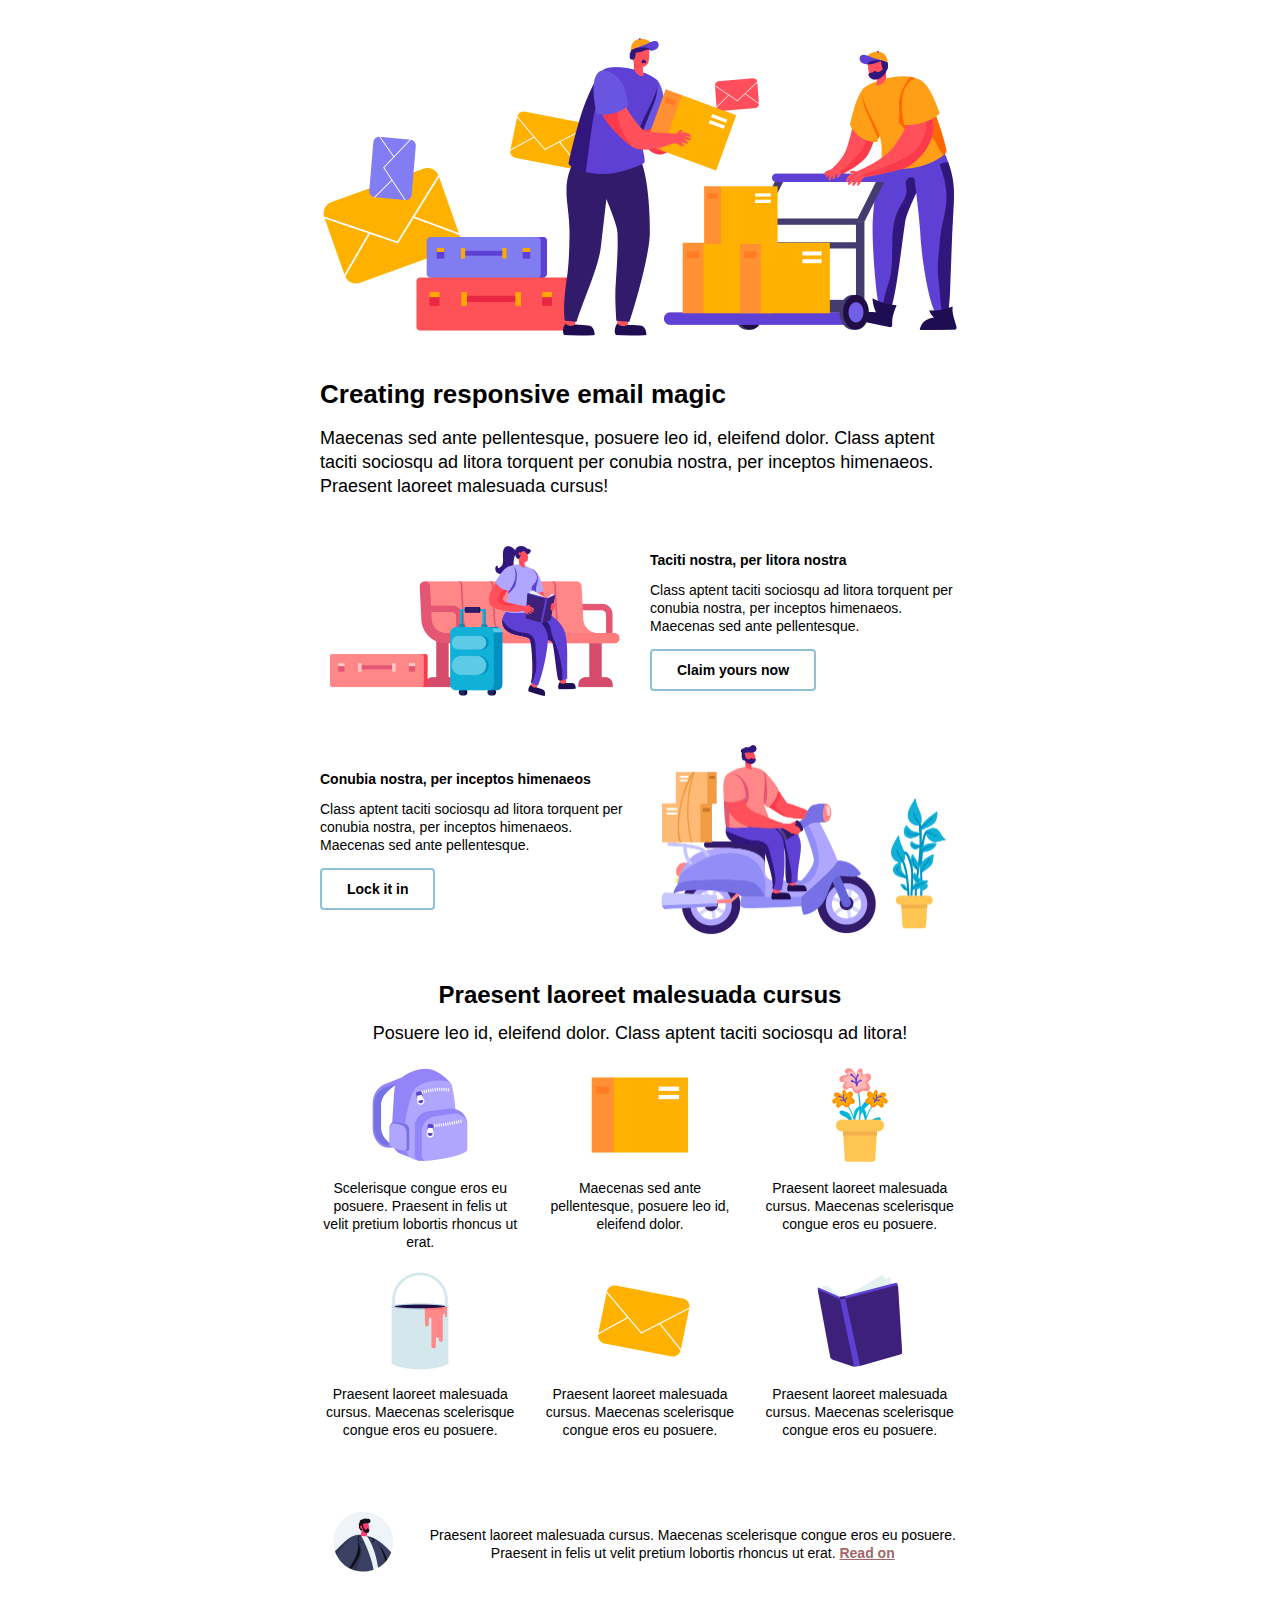
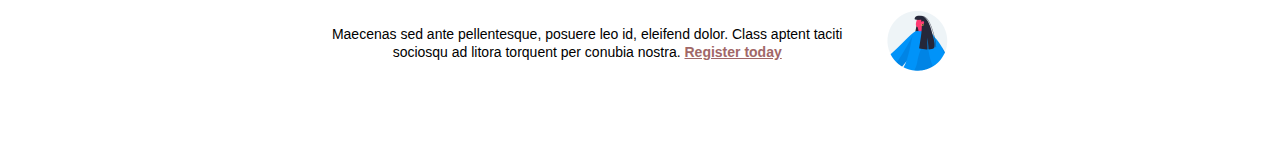
<file: index.html>
<!DOCTYPE html>
<html lang="en" xmlns="http://www.w3.org/1999/xhtml" xmlns:o="urn:schemas-microsoft-com:office:office">
<head>
	<meta charset="utf-8">
  <meta name="viewport" content="width=device-width,initial-scale=1">
  <meta name="x-apple-disable-message-reformatting">
  <!--[if !mso]><!-->
	  <meta http-equiv="X-UA-Compatible" content="IE=edge" />
	<!--<![endif]-->
  <title></title>
	<!--[if mso]>
	<style type="text/css">
    table {border-collapse:collapse;border:0;border-spacing:0;margin:0;}
    div, td {padding:0;}
    div {margin:0 !important;}
	</style>
  <noscript>
    <xml>
      <o:OfficeDocumentSettings>
        <o:PixelsPerInch>96</o:PixelsPerInch>
      </o:OfficeDocumentSettings>
    </xml>
  </noscript>
  <![endif]-->
  <style type="text/css">
    @media screen and (max-width: 350px) {
      .three-col .column {
        max-width: 100% !important;
      }
    }
    @media screen and (min-width: 351px) and (max-width: 460px) {
      .three-col .column {
        max-width: 50% !important;
      }
    }
    @media screen and (max-width: 460px) {
      .two-col .column {
        max-width: 100% !important;
      }
      .two-col img {
        width: 100% !important;
      }
    }
    @media screen and (min-width: 461px) {
      .three-col .column {
        max-width: 33.3% !important;
      }
      .two-col .column {
        max-width: 50% !important;
      }
      .sidebar .small {
        max-width: 16% !important;
      }
      .sidebar .large {
        max-width: 84% !important;
      }
    }
  </style>
</head>
<body style="margin:0;padding:0;word-spacing:normal;background-color:#ffffff;">
  <div role="article" aria-roledescription="email" lang="en" style="-webkit-text-size-adjust:100%;-ms-text-size-adjust:100%;background-color:#ffffff;">
    <table role="presentation" style="width:100%;border:0;border-spacing:0;">
      <tr>
        <td align="center">
          <!--[if mso]>
          <table role="presentation" align="center" style="width:660px;">
          <tr>
          <td style="padding:20px 0;">
          <![endif]-->
          <div class="outer" style="width:96%;max-width:660px;margin:20px auto;">
            
            <table role="presentation" style="width:100%;border:0;border-spacing:0;">
              <tr>
                <td style="padding:10px 10px 20px 10px;font-family:Arial,sans-serif;font-size:24px;line-height:28px;font-weight:bold;">
                  <img src="images/header.png" width="640" alt="" style="width:100%;height:auto;" />
                </td>
              </tr>
              <tr>
                <td style="padding:10px;text-align:left;">
                  <h1 style="margin-top:0;margin-bottom:16px;font-family:Arial,sans-serif;font-size:26px;line-height:32px;font-weight:bold;">Creating responsive email magic</h1>
                  <p style="margin:0;font-family:Arial,sans-serif;font-size:18px;line-height:24px;">Maecenas sed ante pellentesque, posuere leo id, eleifend dolor. Class aptent taciti sociosqu ad litora torquent per conubia nostra, per inceptos himenaeos. Praesent laoreet malesuada cursus!</p>
                </td>
              </tr>
            </table>

            <div class="spacer" style="line-height:26px;height:26px;mso-line-height-rule:exactly;">&nbsp;</div>

            <div class="two-col" style="text-align:center;font-size:0;">
              <!--[if mso]>
              <table role="presentation" width="100%">
              <tr>
              <td style="width:50%;padding:10px;" valign="middle">
              <![endif]-->
              <div class="column" style="width:100%;max-width:330px;display:inline-block;vertical-align:middle;">
                <div style="padding:10px;">
                  <p style="margin:0;font-family:Arial,sans-serif;font-size:14px;line-height:18px;">
                    <img src="images/two-column-01.png" width="310" alt="" style="display:block;width:310px;max-width:100%;height:auto;" />
                  </p>
                </div>
              </div>
              <!--[if mso]>
              </td>
              <td style="width:50%;padding:10px;" valign="middle">
              <![endif]-->
              <div class="column" style="width:100%;max-width:330px;display:inline-block;vertical-align:middle;">
                <div style="padding:10px;font-size:14px;line-height:18px;text-align:left;">
                  <p style="margin-top:0;margin-bottom:12px;font-family:Arial,sans-serif;font-weight:bold;">Taciti nostra, per litora nostra</p>
                  <p style="margin-top:0;margin-bottom:14px;font-family:Arial,sans-serif;">Class aptent taciti sociosqu ad litora torquent per conubia nostra, per inceptos himenaeos. Maecenas sed ante pellentesque.</p>
                  <p style="margin:0;font-family:Arial,sans-serif;"><a href="https://example.com/" style="background: #ffffff; border: 2px solid #8dc1d6; text-decoration: none; padding: 10px 25px; color: #000000; border-radius: 4px; display:inline-block; mso-padding-alt:0;text-underline-color:#ffffff"><!--[if mso]><i style="letter-spacing: 25px;mso-font-width:-100%;mso-text-raise:20pt">&nbsp;</i><![endif]--><span style="mso-text-raise:10pt;font-weight:bold;">Claim yours now</span><!--[if mso]><i style="letter-spacing: 25px;mso-font-width:-100%">&nbsp;</i><![endif]--></a></p>
                </div>
              </div>
              <!--[if mso]>
              </td>
              </tr>
              </table>
              <![endif]-->
            </div>

            <div class="spacer" style="line-height:24px;height:24px;mso-line-height-rule:exactly;">&nbsp;</div>

            <div class="two-col" style="text-align:center;font-size:0;direction:rtl;">
              <!--[if mso]>
              <table role="presentation" width="100%" dir="rtl">
              <tr>
              <td style="width:50%;padding:10px;" valign="middle" dir="ltr">
              <![endif]-->
              <div class="column" style="width:100%;max-width:330px;display:inline-block;vertical-align:middle;direction:ltr;">
                <div style="padding:10px;font-size:14px;line-height:18px;">
                  <p style="margin:0;font-family:Arial,sans-serif;">
                    <img src="images/two-column-02.png" width="310" alt="" style="display:block;width:310px;max-width:100%;height:auto;" />
                  </p>
                </div>
              </div>
              <!--[if mso]>
              </td>
              <td style="width:50%;padding:10px;" valign="middle" dir="ltr">
              <![endif]-->
              <div class="column" style="width:100%;max-width:330px;display:inline-block;vertical-align:middle;direction:ltr;">
                <div style="padding:10px;font-size:14px;line-height:18px;text-align:left;">
                  <p style="margin-top:0;margin-bottom:12px;font-family:Arial,sans-serif;font-weight:bold;">Conubia nostra, per inceptos himenaeos</p>
                  <p style="margin-top:0;margin-bottom:14px;font-family:Arial,sans-serif;">Class aptent taciti sociosqu ad litora torquent per conubia nostra, per inceptos himenaeos. Maecenas sed ante pellentesque.</p>
                  <p style="margin:0;font-family:Arial,sans-serif;"><a href="https://example.com/" style="background: #ffffff; border: 2px solid #8dc1d6; text-decoration: none; padding: 10px 25px; color: #000000; border-radius: 4px; display:inline-block; mso-padding-alt:0;text-underline-color:#ffffff"><!--[if mso]><i style="letter-spacing: 25px;mso-font-width:-100%;mso-text-raise:20pt">&nbsp;</i><![endif]--><span style="mso-text-raise:10pt;font-weight:bold;">Lock it in</span><!--[if mso]><i style="letter-spacing: 25px;mso-font-width:-100%">&nbsp;</i><![endif]--></a></p>
                </div>
              </div>
              <!--[if mso]>
              </td>
              </tr>
              </table>
              <![endif]-->
            </div>

            <div class="spacer" style="line-height:24px;height:24px;mso-line-height-rule:exactly;">&nbsp;</div>

            <table role="presentation" style="width:100%;border:0;border-spacing:0;">
              <tr>
                <td style="padding:10px;text-align:center;">
                  <h1 style="margin-top:0;margin-bottom:12px;font-family:Arial,sans-serif;font-size:24px;line-height:28px;font-weight:bold;">Praesent laoreet malesuada cursus</h1>
                  <p style="margin:0;font-family:Arial,sans-serif;font-size:18px;line-height:24px;">Posuere leo id, eleifend dolor. Class aptent taciti sociosqu ad litora!</p>
                </td>
              </tr>
            </table>

            <div class="three-col" style="font-size:0;text-align:center;">
              <!--[if mso]>
              <table role="presentation" width="100%" style="text-align:center;">
              <tr>
              <td style="width:220px;padding:10px;" valign="top">
              <![endif]-->
              <div class="column" style="width:100%;max-width:220px;display:inline-block;vertical-align:top;">
                <div style="padding:10px;font-size:14px;line-height:18px;">
                  <p style="margin-top:0;margin-bottom:10px;font-family:Arial,sans-serif;"><img src="images/three-column-01.png" width="100" alt="" style="width:100px;max-width:100%;height:auto;" /></p>
                  <p style="margin:0;font-family:Arial,sans-serif;">Scelerisque congue eros eu posuere. Praesent in felis ut velit pretium lobortis rhoncus ut erat.</p>
                </div>
              </div>
              <!--[if mso]>
              </td>
              <td style="width:220px;padding:10px;" valign="top">
              <![endif]-->
              <div class="column" style="width:100%;max-width:220px;display:inline-block;vertical-align:top;">
                <div style="padding:10px;font-size:14px;line-height:18px;">
                  <p style="margin-top:0;margin-bottom:10px;font-family:Arial,sans-serif;"><img src="images/three-column-02.png" width="100" alt="" style="width:100px;max-width:100%;height:auto;" /></p>
                  <p style="margin:0;font-family:Arial,sans-serif;">Maecenas sed ante pellentesque, posuere leo id, eleifend dolor.</p>
                </div>
              </div>
              <!--[if mso]>
              </td>
              <td style="width:220px;padding:10px;" valign="top">
              <![endif]-->
              <div class="column" style="width:100%;max-width:220px;display:inline-block;vertical-align:top;">
                <div style="padding:10px;font-size:14px;line-height:18px;">
                  <p style="margin-top:0;margin-bottom:10px;font-family:Arial,sans-serif;"><img src="images/three-column-03.png" width="100" alt="" style="width:100px;max-width:100%;height:auto;" /></p>
                  <p style="margin:0;font-family:Arial,sans-serif;">Praesent laoreet malesuada cursus. Maecenas scelerisque congue eros eu posuere.</p>
                </div>
              </div>
              <!--[if mso]>
              </td>
              </tr>
              <tr>
              <td style="width:220px;padding:10px;" valign="top">
              <![endif]-->
              <div class="column" style="width:100%;max-width:220px;display:inline-block;vertical-align:top;">
                <div style="padding:10px;font-size:14px;line-height:18px;">
                  <p style="margin-top:0;margin-bottom:10px;font-family:Arial,sans-serif;"><img src="images/three-column-04.png" width="100" alt="" style="width:100px;max-width:100%;height:auto;" /></p>
                  <p style="margin:0;font-family:Arial,sans-serif;">Praesent laoreet malesuada cursus. Maecenas scelerisque congue eros eu posuere.</p>
                </div>
              </div>
              <!--[if mso]>
              </td>
              <td style="width:220px;padding:10px;" valign="top">
              <![endif]-->
              <div class="column" style="width:100%;max-width:220px;display:inline-block;vertical-align:top;">
                <div style="padding:10px;font-size:14px;line-height:18px;">
                  <p style="margin-top:0;margin-bottom:10px;font-family:Arial,sans-serif;"><img src="images/three-column-05.png" width="100" alt="" style="width:100px;max-width:100%;height:auto;" /></p>
                  <p style="margin:0;font-family:Arial,sans-serif;">Praesent laoreet malesuada cursus. Maecenas scelerisque congue eros eu posuere.</p>
                </div>
              </div>
              <!--[if mso]>
              </td>
              <td style="width:220px;padding:10px;" valign="top">
              <![endif]-->
              <div class="column" style="width:100%;max-width:220px;display:inline-block;vertical-align:top;">
                <div style="padding:10px;font-size:14px;line-height:18px;">
                  <p style="margin-top:0;margin-bottom:10px;font-family:Arial,sans-serif;"><img src="images/three-column-06.png" width="100" alt="" style="width:100px;max-width:100%;height:auto;" /></p>
                  <p style="margin:0;font-family:Arial,sans-serif;">Praesent laoreet malesuada cursus. Maecenas scelerisque congue eros eu posuere.</p>
                </div>
              </div>
              <!--[if mso]>
              </td>
              </tr>
              </table>
              <![endif]-->
            </div>

            <div class="spacer" style="line-height:50px;height:50px;mso-line-height-rule:exactly;">&nbsp;</div>

            <div class="sidebar" style="font-size:0;text-align:center;">
              <!--[if mso]>
              <table role="presentation" width="100%">
              <tr>
              <td style="width:100px;padding:10px;text-align:center;" valign="middle">
              <![endif]-->
              <div class="small" style="width:100%;max-width:100px;display:inline-block;vertical-align:middle;">
                <div style="padding:10px;font-family:Arial,sans-serif;font-size:14px;line-height:18px;">
                  <img src="images/sidebar-01.png" width="80" alt="" style="width:80px;max-width:100%;height:auto;" />
                </div>
              </div>
              <!--[if mso]>
              </td>
              <td style="width:560px;padding:10px;text-align:center;" valign="middle">
              <![endif]-->
              <div class="large" style="width:100%;max-width:560px;display:inline-block;vertical-align:middle;">
                <div style="padding:10px;font-size:14px;line-height:18px;">
                  <p style="margin:0;font-family:Arial,sans-serif;">Praesent laoreet malesuada cursus. Maecenas scelerisque congue eros eu posuere. Praesent in felis ut velit pretium lobortis rhoncus ut erat. <a href="http://www.example.com/" style="color:#a16767;text-decoration:underline;"><strong>Read&nbsp;on</strong></a></p>
                </div>
              </div>
              <!--[if mso]>
              </td>
              </tr>
              </table>
              <![endif]-->
            </div>

            <div class="spacer" style="line-height:10px;height:10px;mso-line-height-rule:exactly;">&nbsp;</div>

            <div class="sidebar" style="font-size:0;text-align:center;direction:rtl;">
              <!--[if mso]>
              <table role="presentation" width="100%" dir="rtl">
              <tr>
              <td style="width:100px;padding:10px;text-align:center;" valign="middle" dir="ltr">
              <![endif]-->
              <div class="small" style="width:100%;max-width:100px;display:inline-block;vertical-align:middle;direction:ltr;">
                <div style="padding:10px;font-family:Arial,sans-serif;font-size:14px;line-height:18px;">
                  <img src="images/sidebar-02.png" width="80" alt="" style="width:80px;max-width:100%;height:auto;" />
                </div>
              </div>
              <!--[if mso]>
              </td>
              <td style="width:560px;padding:10px;text-align:center;" valign="middle" dir="ltr">
              <![endif]-->
              <div class="large" style="width:100%;max-width:560px;display:inline-block;vertical-align:middle;direction:ltr;">
                <div style="padding:10px;font-size:14px;line-height:18px;">
                  <p style="margin:0;font-family:Arial,sans-serif;">Maecenas sed ante pellentesque, posuere leo id, eleifend dolor. Class aptent taciti sociosqu ad litora torquent per conubia nostra. <a href="http://www.example.com/" style="color:#a16767;text-decoration:underline;"><strong>Register&nbsp;today</strong></a></p>
                </div>
              </div>
              <!--[if mso]>
              </td>
              </tr>
              </table>
              <![endif]-->
            </div>

            <div class="spacer" style="line-height:40px;height:40px;mso-line-height-rule:exactly;">&nbsp;</div>

          </div>
          <!--[if mso]>
          </td>
          </tr>
          </table>
          <![endif]-->
        </td>
      </tr>
    </table>
  </div>
</body>
</html>
</file>
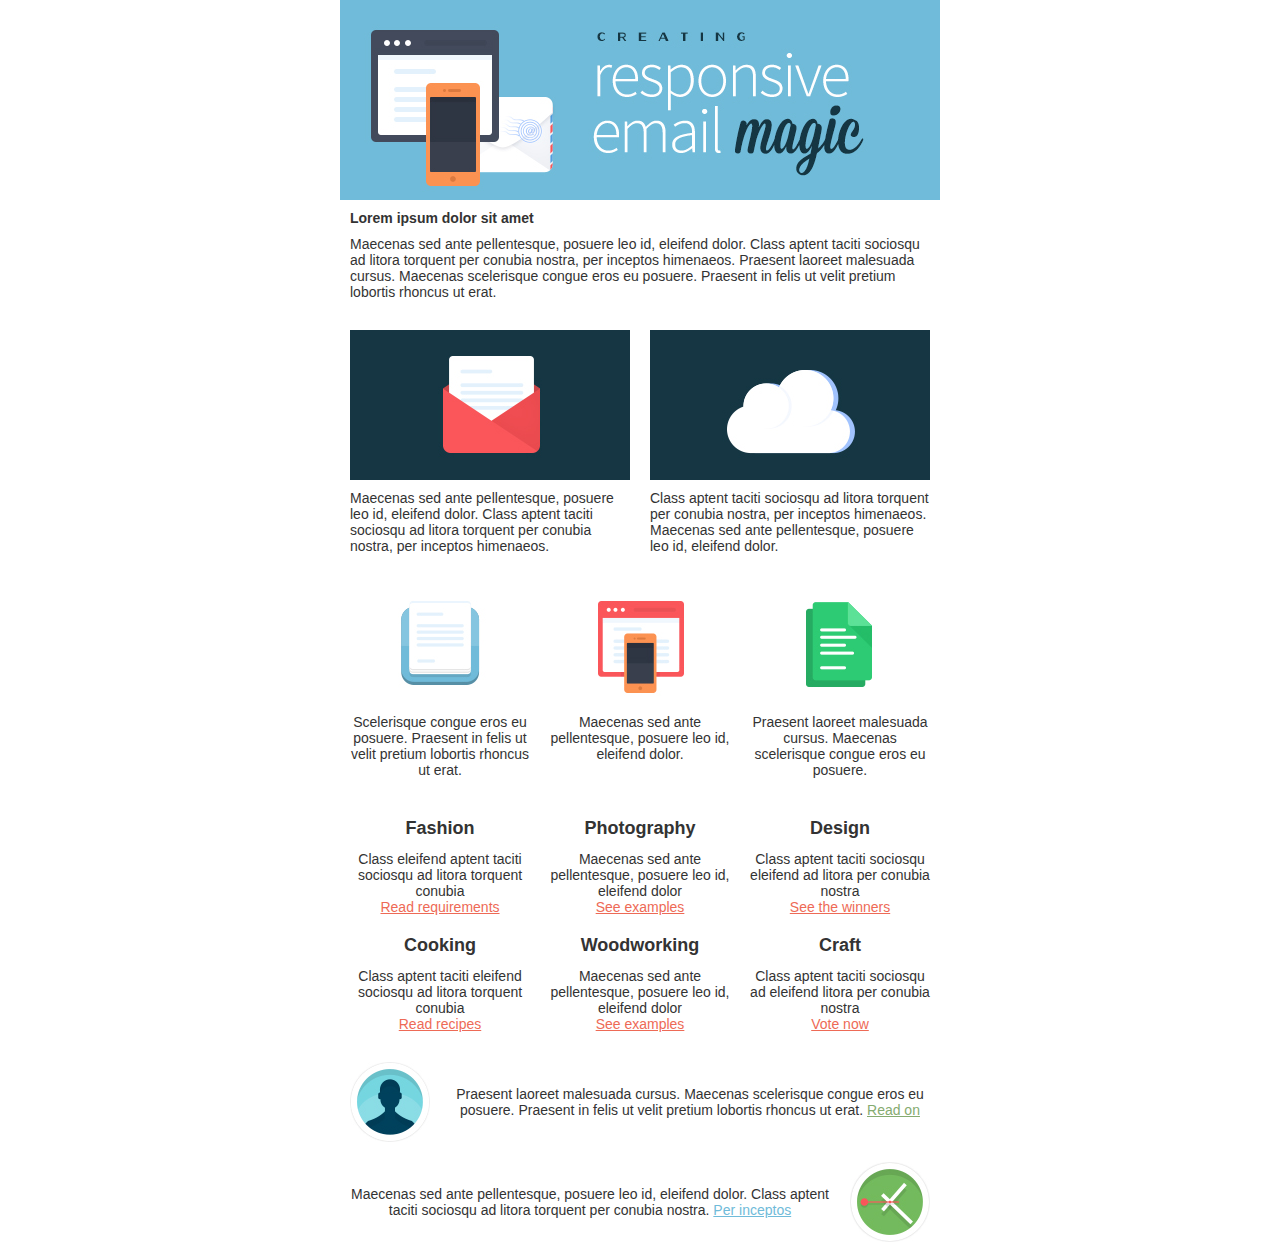
<file: legacy/index.html>
<!DOCTYPE html PUBLIC "-//W3C//DTD XHTML 1.0 Transitional//EN" "http://www.w3.org/TR/xhtml1/DTD/xhtml1-transitional.dtd">
<html xmlns="http://www.w3.org/1999/xhtml">
<head>
	<meta http-equiv="Content-Type" content="text/html; charset=utf-8" />
	<!--[if !mso]><!-->
		<meta http-equiv="X-UA-Compatible" content="IE=edge" />
	<!--<![endif]-->
	<meta name="viewport" content="width=device-width, initial-scale=1.0" />
	<title></title>
	<link rel="stylesheet" type="text/css" href="styles.css" />
	<!--[if (gte mso 9)|(IE)]>
	<style type="text/css">
		table {border-collapse: collapse;}
	</style>
	<![endif]-->
</head>
<body>
	<center class="wrapper">
		<div class="webkit">
			<!--[if (gte mso 9)|(IE)]>
			<table width="600" align="center">
			<tr>
			<td>
			<![endif]-->
			<table class="outer" align="center">
				<tr>
					<td class="full-width-image">
						<img src="images/header.jpg" width="600" alt="" />
					</td>
				</tr>
				<tr>
					<td class="one-column">
						<table width="100%">
							<tr>
								<td class="inner contents">
									<p class="h1">Lorem ipsum dolor sit amet</p>
									<p>Maecenas sed ante pellentesque, posuere leo id, eleifend dolor. Class aptent taciti sociosqu ad litora torquent per conubia nostra, per inceptos himenaeos. Praesent laoreet malesuada cursus. Maecenas scelerisque congue eros eu posuere. Praesent in felis ut velit pretium lobortis rhoncus ut erat.</p>
								</td>
							</tr>
						</table>
					</td>
				</tr>
				<tr>
					<td class="two-column">
						<!--[if (gte mso 9)|(IE)]>
						<table width="100%">
						<tr>
						<td width="50%" valign="top">
						<![endif]-->
						<div class="column">
							<table width="100%">
								<tr>
									<td class="inner">
										<table class="contents">
											<tr>
												<td>
													<img src="images/two-column-01.jpg" width="280" alt="" />
												</td>
											</tr>
											<tr>
												<td class="text">
													Maecenas sed ante pellentesque, posuere leo id, eleifend dolor. Class aptent taciti sociosqu ad litora torquent per conubia nostra, per inceptos himenaeos.
												</td>
											</tr>
										</table>
									</td>
								</tr>
							</table>
						</div>
						<!--[if (gte mso 9)|(IE)]>
						</td><td width="50%" valign="top">
						<![endif]-->
						<div class="column">
							<table width="100%">
								<tr>
									<td class="inner">
										<table class="contents">
											<tr>
												<td>
													<img src="images/two-column-02.jpg" width="280" alt="" />
												</td>
											</tr>
											<tr>
												<td class="text">
													Class aptent taciti sociosqu ad litora torquent per conubia nostra, per inceptos himenaeos. Maecenas sed ante pellentesque, posuere leo id, eleifend dolor.
												</td>
											</tr>
										</table>
									</td>
								</tr>
							</table>
						</div>
						<!--[if (gte mso 9)|(IE)]>
						</td>
						</tr>
						</table>
						<![endif]-->
					</td>
				</tr>
				<tr>
					<td class="three-column">
						<!--[if (gte mso 9)|(IE)]>
						<table width="100%">
						<tr>
						<td width="200" valign="top">
						<![endif]-->
						<div class="column">
							<table width="100%">
								<tr>
									<td class="inner">
										<table class="contents">
											<tr>
												<td>
													<img src="images/three-column-01.jpg" width="180" alt="" />
												</td>
											</tr>
											<tr>
												<td class="text">
													Scelerisque congue eros eu posuere. Praesent in felis ut velit pretium lobortis rhoncus ut erat.
												</td>
											</tr>
										</table>
									</td>
								</tr>
							</table>
						</div>
						<!--[if (gte mso 9)|(IE)]>
						</td><td width="200" valign="top">
						<![endif]-->
						<div class="column">
							<table width="100%">
								<tr>
									<td class="inner">
										<table class="contents">
											<tr>
												<td>
													<img src="images/three-column-02.jpg" width="180" alt="" />
												</td>
											</tr>
											<tr>
												<td class="text">
													Maecenas sed ante pellentesque, posuere leo id, eleifend dolor.
												</td>
											</tr>
										</table>
									</td>
								</tr>
							</table>
						</div>
						<!--[if (gte mso 9)|(IE)]>
						</td><td width="200" valign="top">
						<![endif]-->
						<div class="column">
							<table width="100%">
								<tr>
									<td class="inner">
										<table class="contents">
											<tr>
												<td>
													<img src="images/three-column-03.jpg" width="180" alt="" />
												</td>
											</tr>
											<tr>
												<td class="text">
													Praesent laoreet malesuada cursus. Maecenas scelerisque congue eros eu posuere.
												</td>
											</tr>
										</table>
									</td>
								</tr>
							</table>
						</div>
						<!--[if (gte mso 9)|(IE)]>
						</td>
						</tr>
						</table>
						<![endif]-->
					</td>
				</tr>
				<tr>
					<td class="three-column">
						<!--[if (gte mso 9)|(IE)]>
						<table width="100%">
						<tr>
						<td width="200" valign="top">
						<![endif]-->
						<div class="column">
							<table width="100%">
								<tr>
									<td class="inner contents">
										<p class="h2">Fashion</p>
										<p>Class eleifend aptent taciti sociosqu ad litora torquent conubia</p>
										<p><a href="#">Read requirements</a></p>
									</td>
								</tr>
							</table>
						</div>
						<!--[if (gte mso 9)|(IE)]>
						</td><td width="200" valign="top">
						<![endif]-->
						<div class="column">
							<table width="100%">
								<tr>
									<td class="inner contents">
										<p class="h2">Photography</p>
										<p>Maecenas sed ante pellentesque, posuere leo id, eleifend dolor</p>
										<p><a href="#">See examples</a></p>
									</td>
								</tr>
							</table>
						</div>
						<!--[if (gte mso 9)|(IE)]>
						</td><td width="200" valign="top">
						<![endif]-->
						<div class="column">
							<table width="100%">
								<tr>
									<td class="inner contents">
										<p class="h2">Design</p>
										<p>Class aptent taciti sociosqu eleifend ad litora per conubia nostra</p>
										<p><a href="#">See the winners</a></p>
									</td>
								</tr>
							</table>
						</div>
						<!--[if (gte mso 9)|(IE)]>
						</td>
						</tr>
						<tr>
						<td width="200" valign="top">
						<![endif]-->
						<div class="column">
							<table width="100%">
								<tr>
									<td class="inner contents">
										<p class="h2">Cooking</p>
										<p>Class aptent taciti eleifend sociosqu ad litora torquent conubia</p>
										<p><a href="#">Read recipes</a></p>
									</td>
								</tr>
							</table>
						</div>
						<!--[if (gte mso 9)|(IE)]>
						</td><td width="200" valign="top">
						<![endif]-->
						<div class="column">
							<table width="100%">
								<tr>
									<td class="inner contents">
										<p class="h2">Woodworking</p>
										<p>Maecenas sed ante pellentesque, posuere leo id, eleifend dolor</p>
										<p><a href="#">See examples</a></p>
									</td>
								</tr>
							</table>
						</div>
						<!--[if (gte mso 9)|(IE)]>
						</td><td width="200" valign="top">
						<![endif]-->
						<div class="column">
							<table width="100%">
								<tr>
									<td class="inner contents">
										<p class="h2">Craft</p>
										<p>Class aptent taciti sociosqu ad eleifend litora per conubia nostra</p>
										<p><a href="#">Vote now</a></p>
									</td>
								</tr>
							</table>
						</div>
						<!--[if (gte mso 9)|(IE)]>
						</td>
						</tr>
						</table>
						<![endif]-->
					</td>
				</tr>
				<tr>
					<td class="left-sidebar">
						<!--[if (gte mso 9)|(IE)]>
						<table width="100%">
						<tr>
						<td width="100">
						<![endif]-->
						<div class="column left">
							<table width="100%">
								<tr>
									<td class="inner">
										<img src="images/sidebar-01.jpg" width="80" alt="" />
									</td>
								</tr>
							</table>
						</div>
						<!--[if (gte mso 9)|(IE)]>
						</td><td width="500">
						<![endif]-->
						<div class="column right">
							<table width="100%">
								<tr>
									<td class="inner contents">
										Praesent laoreet malesuada cursus. Maecenas scelerisque congue eros eu posuere. Praesent in felis ut velit pretium lobortis rhoncus ut erat. <a href="#">Read&nbsp;on</a>
									</td>
								</tr>
							</table>
						</div>
						<!--[if (gte mso 9)|(IE)]>
						</td>
						</tr>
						</table>
						<![endif]-->
					</td>
				</tr>
				<tr>
					<td class="right-sidebar" dir="rtl">
						<!--[if (gte mso 9)|(IE)]>
						<table width="100%" dir="rtl">
						<tr>
						<td width="100">
						<![endif]-->
						<div class="column left" dir="ltr">
							<table width="100%">
								<tr>
									<td class="inner contents">
										<img src="images/sidebar-02.jpg" width="80" alt="" />
									</td>
								</tr>
							</table>
						</div>
						<!--[if (gte mso 9)|(IE)]>
						</td><td width="500">
						<![endif]-->
						<div class="column right" dir="ltr">
							<table width="100%">
								<tr>
									<td class="inner contents">
										Maecenas sed ante pellentesque, posuere leo id, eleifend dolor. Class aptent taciti sociosqu ad litora torquent per conubia nostra. <a href="#">Per&nbsp;inceptos</a>
									</td>
								</tr>
							</table>
						</div>
						<!--[if (gte mso 9)|(IE)]>
						</td>
						</tr>
						</table>
						<![endif]-->
					</td>
				</tr>
			</table>
			<!--[if (gte mso 9)|(IE)]>
			</td>
			</tr>
			</table>
			<![endif]-->
		</div>
	</center>
</body>
</html>
</file>
<file: legacy/styles.css>
/* Basics */
body {
	margin: 0 !important;
	padding: 0;
	background-color: #ffffff;
}
table {
	border-spacing: 0;
	font-family: sans-serif;
	color: #333333;
}
td {
	padding: 0;
}
img {
	border: 0;
}
div[style*="margin: 16px 0"] { 
	margin:0 !important;
}
.wrapper {
	width: 100%;
	table-layout: fixed;
	-webkit-text-size-adjust: 100%;
	-ms-text-size-adjust: 100%;
}
.webkit {
	max-width: 600px;
	margin: 0 auto;
}
.outer {
	Margin: 0 auto;
	width: 100%;
	max-width: 600px;
}
.inner {
	padding: 10px;
}
.contents {
	width: 100%;
}
p {
	Margin: 0;
}
a {
	color: #ee6a56;
	text-decoration: underline;
}
.h1 {
	font-size: 21px;
	font-weight: bold;
	Margin-bottom: 18px;
}
.h2 {
	font-size: 18px;
	font-weight: bold;
	Margin-bottom: 12px;
}
.full-width-image img {
	width: 100%;
	max-width: 600px;
	height: auto;
}

/* One column layout */
.one-column .contents {
	text-align: left;
}
.one-column p {
	font-size: 14px;
	Margin-bottom: 10px;
}

/*Two column layout*/
.two-column {
	text-align: center;
	font-size: 0;
}
.two-column .column {
	width: 100%;
	max-width: 300px;
	display: inline-block;
	vertical-align: top;
}
.two-column .contents {
	font-size: 14px;
	text-align: left;
}
.two-column img {
	width: 100%;
	max-width: 280px;
	height: auto;
}
.two-column .text {
	padding-top: 10px;
}

/*Three column layout*/
.three-column {
	text-align: center;
	font-size: 0;
	padding-top: 10px;
	padding-bottom: 10px;
}
.three-column .column {
	width: 100%;
	max-width: 200px;
	display: inline-block;
	vertical-align: top;
}
.three-column img {
	width: 100%;
	max-width: 180px;
	height: auto;
}
.three-column .contents {
	font-size: 14px;
	text-align: center;
}
.three-column .text {
	padding-top: 10px;
}

/* Left sidebar layout */
.left-sidebar {
	text-align: center;
	font-size: 0;
}
.left-sidebar .column {
	width: 100%;
	display: inline-block;
	vertical-align: middle;
}
.left-sidebar .left {
	max-width: 100px;
}
.left-sidebar .right {
	max-width: 500px;
}
.left-sidebar .img {
	width: 100%;
	max-width: 80px;
	height: auto;
}
.left-sidebar .contents {
	font-size: 14px;
	text-align: center;
}
.left-sidebar a {
	color: #85ab70;
}

/* Right sidebar layout */
.right-sidebar {
	text-align: center;
	font-size: 0;
}
.right-sidebar .column {
	width: 100%;
	display: inline-block;
	vertical-align: middle;
}
.right-sidebar .left {
	max-width: 100px;
}
.right-sidebar .right {
	max-width: 500px;
}
.right-sidebar .img {
	width: 100%;
	max-width: 80px;
	height: auto;
}
.right-sidebar .contents {
	font-size: 14px;
	text-align: center;
}
.right-sidebar a {
	color: #70bbd9;
}

/*Media Queries*/
@media screen and (max-width: 400px) {
	.two-column .column,
	.three-column .column {
		max-width: 100% !important;
	}
	.two-column img {
		max-width: 100% !important;
	}
	.three-column img {
		max-width: 50% !important;
	}
}

@media screen and (min-width: 401px) and (max-width: 620px) {
	.three-column .column {
		max-width: 33% !important;
	}
	.two-column .column {
		max-width: 50% !important;
	}
}
</file>
